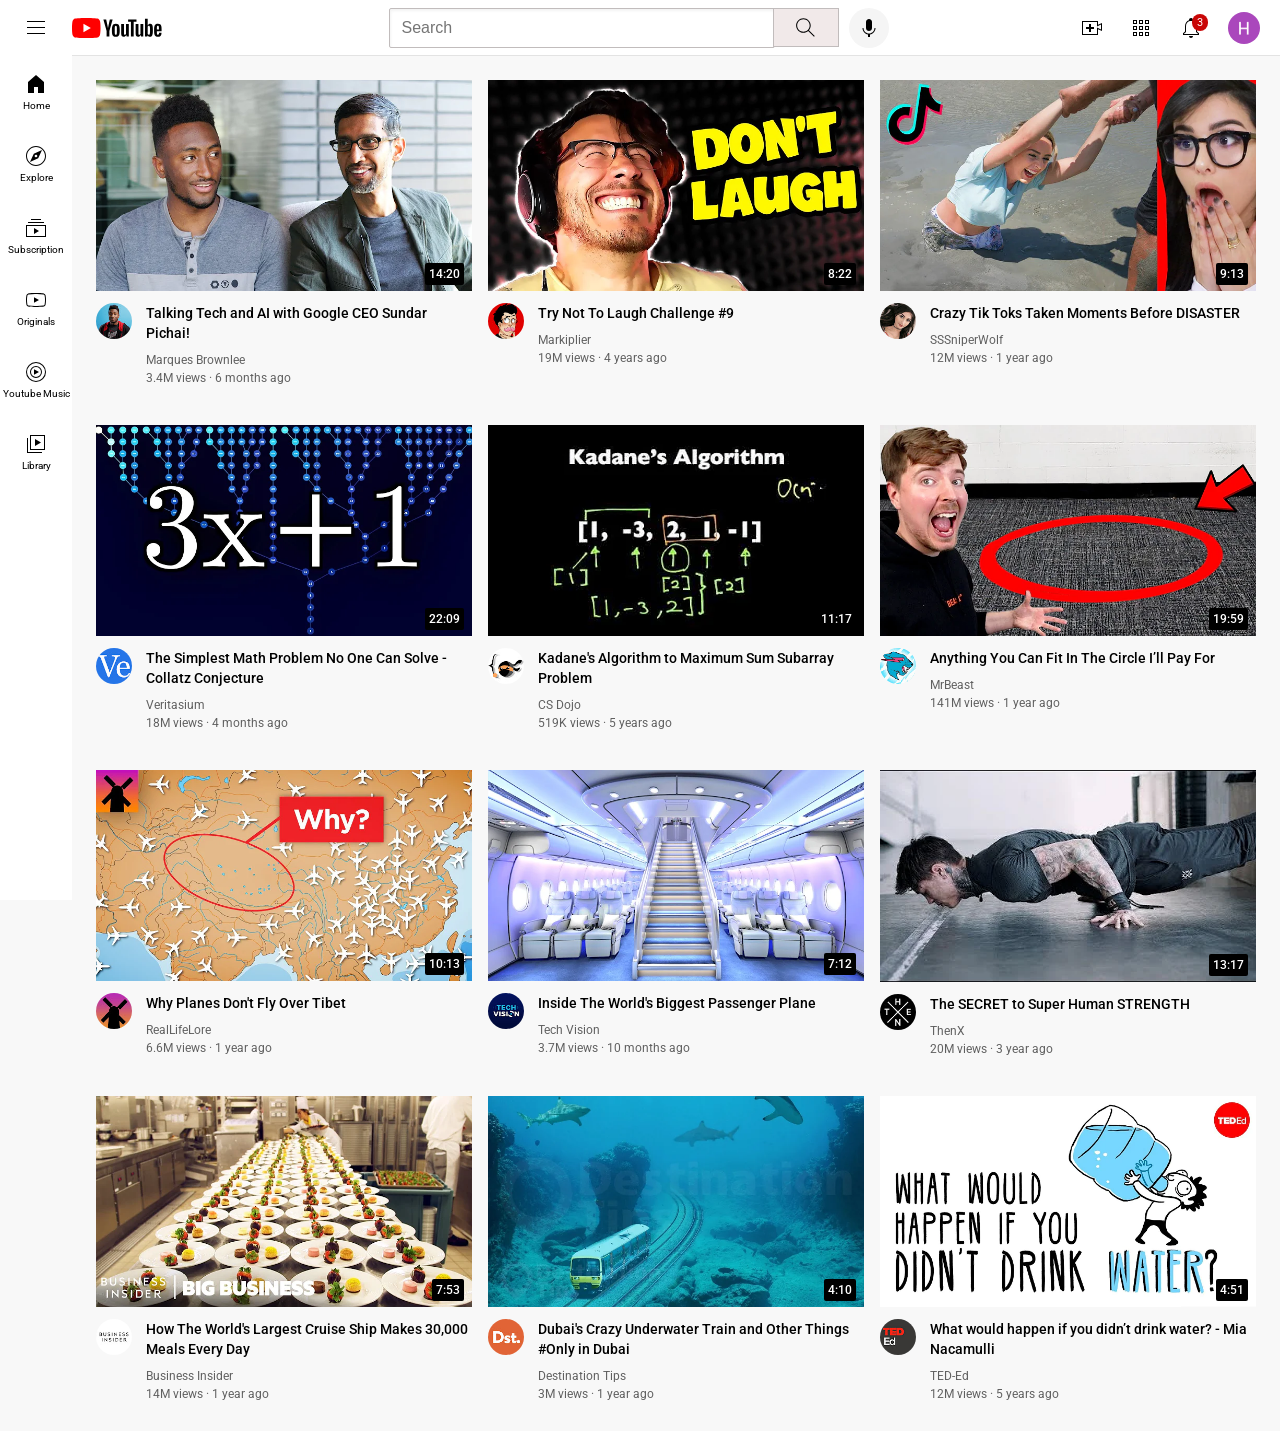
<file: index.html>
<!DOCTYPE html>
<html>
  <head>
    <title>Youtube Clone</title>
    <link rel="preconnect" href="https://fonts.googleapis.com">
    <link rel="preconnect" href="https://fonts.gstatic.com" crossorigin>
    <link href="https://fonts.googleapis.com/css2?family=Roboto:ital,wght@0,100..900;1,100..900&display=swap" rel="stylesheet">
    <link rel="stylesheet" href="styles/general.css">
    <link rel="stylesheet" href="styles/header.css">
    <link rel="stylesheet" href="styles/video.css">
    <link rel="stylesheet" href="styles/sidebar.css">
  </head>
  <body>
    <header class="header">
      <div class="left-section">
        <img class="hamburger-menu" src="icons/hamburger-menu.svg">
        <img class="youtube-logo" src="icons/youtube-logo.svg">
      </div>
      <div class="middle-section">
        <input class="search-box" type="text" placeholder="Search">
        <button class="search-button">
          <img class="search-icon" src="icons/search.svg">
          <div class="tooltip">Search</div>
        </button>
        <button class="voice-search-button">
          <img class="voice-search-icon" src="icons/voice-search-icon.svg">
          <div class="tooltip">Search with your voice</div>
        </button>
      </div>
      <div class="right-section">
        <div class="upload-icon-container">
          <img class="upload-icon" src="icons/upload.svg">
          <div class="tooltip">Create</div>
        </div>
        <div class="youtube-apps-icon-container">
          <img class="youtube-apps-icon" src="icons/youtube-apps.svg">
          <div class="tooltip">Youtube apps</div>
        </div>
        
        <div class="notification-icon-container">
          <img class="notification-icon" src="icons/notifications.svg">
          <div class="notification-count">3</div>
          <div class="tooltip">Youtube apps</div>
        </div>
        <img class="current-user-picture" src="icons/unnamed.jpg">
      </div>
      
    </header>

    <nav class="sidebar">
      <div class="sidebar-link">
        <img src="icons/home.svg">
        <div>Home</div>
      </div>
      <div class="sidebar-link">
        <img src="icons/explore.svg">
        <div>Explore</div>
      </div>
      <div class="sidebar-link">
        <img src="icons/subscriptions.svg">
        <div>Subscription</div>
      </div>
      <div class="sidebar-link">
        <img src="icons/originals.svg">
        <div>Originals</div>
      </div>
      <div class="sidebar-link">
        <img src="icons/youtube-music.svg">
        <div>Youtube Music</div>
      </div>
      <div class="sidebar-link">
        <img src="icons/library.svg">
        <div>Library</div>
      </div>
    </nav>
    
    <main>
      <section class="video-grid">

        <div class="video-preview">
  
          <div class="thumbnail-row">
            <img class="thumbnail" src="thumbnails/thumbnail-1.webp">
            <div class="video-time">14:20</div>
          </div>
          <div class="video-info-grid">
            <div class="channel-picture">
              <img class="profile-picture" src="channel-pictures/channel-1.jpeg">
            </div>
            <div class="video-info">
              <p class="video-title">Talking Tech and AI with Google CEO Sundar Pichai!</p>
              <p class="video-author">Marques Brownlee</p>
              <p class="video-stats">3.4M views · 6 months ago</p>
            </div>
            
            
          </div>
    
          
          
        </div>
    
    
        <div class="video-preview">
    
          <div class="thumbnail-row">
            <img class="thumbnail" src="thumbnails/thumbnail-2.webp">
            <div class="video-time">8:22</div>
          </div>
          <div class="video-info-grid">
            <div class="channel-picture">
              <img class="profile-picture" src="channel-pictures/channel-2.jpeg">
            </div>
            <div class="video-info">
              <p class="video-title">
                Try Not To Laugh Challenge #9</p>
              <p class="video-author">Markiplier</p>
              <p class="video-stats">19M views · 4 years ago</p>
            </div>
            
            
          </div>
    
          
          
        </div>
    
    
        <div class="video-preview">
    
          <div class="thumbnail-row">
            <img class="thumbnail" src="thumbnails/thumbnail-3.webp">
            <div class="video-time">9:13</div>
          </div>
          <div class="video-info-grid">
            <div class="channel-picture">
              <img class="profile-picture" src="channel-pictures/channel-3.jpeg">
            </div>
            <div class="video-info">
              <p class="video-title">
                Crazy Tik Toks Taken Moments Before DISASTER</p>
              <p class="video-author">SSSniperWolf</p>
              <p class="video-stats">12M views · 1 year ago
  
              </p>
            </div>
            
            
          </div>
    
          
          
        </div>
    
    
        <div class="video-preview">
    
          <div class="thumbnail-row">
            <img class="thumbnail" src="thumbnails/thumbnail-4.webp">
            <div class="video-time">22:09</div>
          </div>
          <div class="video-info-grid">
            <div class="channel-picture">
              <img class="profile-picture" src="channel-pictures/channel-4.jpeg">
            </div>
            <div class="video-info">
              <p class="video-title">The Simplest Math Problem No One Can Solve - Collatz Conjecture</p>
              <p class="video-author">Veritasium</p>
              <p class="video-stats">18M views · 4 months ago</p>
            </div>
            
            
          </div>
    
          
          
        </div>
    
    
        <div class="video-preview">
    
          <div class="thumbnail-row">
            <img class="thumbnail" src="thumbnails/thumbnail-5.webp">
            <div class="video-time">11:17</div>
          </div>
          <div class="video-info-grid">
            <div class="channel-picture">
              <img class="profile-picture" src="channel-pictures/channel-5.jpeg">
            </div>
            <div class="video-info">
              <p class="video-title">Kadane's Algorithm to Maximum Sum Subarray Problem</p>
              <p class="video-author">CS Dojo</p>
              <p class="video-stats">519K views · 5 years ago</p>
            </div>
            
            
          </div>
    
          
          
        </div>
    
    
        <div class="video-preview">
    
          <div class="thumbnail-row">
            <img class="thumbnail" src="thumbnails/thumbnail-6.webp">
            <div class="video-time">19:59</div>
          </div>
          <div class="video-info-grid">
            <div class="channel-picture">
              <img class="profile-picture" src="channel-pictures/channel-6.jpeg">
            </div>
            <div class="video-info">
              <p class="video-title">Anything You Can Fit In The Circle I’ll Pay For</p>
              <p class="video-author">MrBeast</p>
              <p class="video-stats">141M views · 1 year ago</p>
            </div>
            
            
  
          </div>
    
          
          
        </div>


        <div class="video-preview">
  
          <div class="thumbnail-row">
            <img class="thumbnail" src="thumbnails/thumbnail-7.webp">
            <div class="video-time">10:13</div>
          </div>
          <div class="video-info-grid">
            <div class="channel-picture">
              <img class="profile-picture" src="channel-pictures/channel-7.jpeg">
            </div>
            <div class="video-info">
              <p class="video-title">Why Planes Don't Fly Over Tibet</p>
              <p class="video-author">RealLifeLore</p>
              <p class="video-stats">6.6M views · 1 year ago</p>
            </div>
            
            
          </div>
    
          
          
        </div>


        <div class="video-preview">
  
          <div class="thumbnail-row">
            <img class="thumbnail" src="thumbnails/thumbnail-8.webp">
            <div class="video-time">7:12</div>
          </div>
          <div class="video-info-grid">
            <div class="channel-picture">
              <img class="profile-picture" src="channel-pictures/channel-8.jpeg">
            </div>
            <div class="video-info">
              <p class="video-title">Inside The World's Biggest Passenger Plane</p>
              <p class="video-author">Tech Vision</p>
              <p class="video-stats">3.7M views · 10 months ago</p>
            </div>
            
            
          </div>
    
          
          
        </div>


        <div class="video-preview">
  
          <div class="thumbnail-row">
            <img class="thumbnail" src="thumbnails/thumbnail-9.webp">
            <div class="video-time">13:17</div>
          </div>
          <div class="video-info-grid">
            <div class="channel-picture">
              <img class="profile-picture" src="channel-pictures/channel-9.jpeg">
            </div>
            <div class="video-info">
              <p class="video-title">
                The SECRET to Super Human STRENGTH</p>
              <p class="video-author">ThenX</p>
              <p class="video-stats">20M views · 3 year ago</p>
            </div>
            
            
          </div>
    
          
          
        </div>


        <div class="video-preview">
  
          <div class="thumbnail-row">
            <img class="thumbnail" src="thumbnails/thumbnail-10.webp">
            <div class="video-time">7:53</div>
          </div>
          <div class="video-info-grid">
            <div class="channel-picture">
              <img class="profile-picture" src="channel-pictures/channel-10.jpeg">
            </div>
            <div class="video-info">
              <p class="video-title">How The World's Largest Cruise Ship Makes 30,000 Meals Every Day</p>
              <p class="video-author">Business Insider</p>
              <p class="video-stats">14M views · 1 year ago</p>
            </div>
            
            
          </div>
    
          
          
        </div>


        <div class="video-preview">
  
          <div class="thumbnail-row">
            <img class="thumbnail" src="thumbnails/thumbnail-11.webp">
            <div class="video-time">4:10</div>
          </div>
          <div class="video-info-grid">
            <div class="channel-picture">
              <img class="profile-picture" src="channel-pictures/channel-11.jpeg">
            </div>
            <div class="video-info">
              <p class="video-title">Dubai's Crazy Underwater Train and Other Things #Only in Dubai</p>
              <p class="video-author">Destination Tips</p>
              <p class="video-stats">3M views · 1 year ago</p>
            </div>
            
            
          </div>
    
          
          
        </div>


        <div class="video-preview">
  
          <div class="thumbnail-row">
            <img class="thumbnail" src="thumbnails/thumbnail-12.webp">
            <div class="video-time">4:51</div>
          </div>
          <div class="video-info-grid">
            <div class="channel-picture">
              <img class="profile-picture" src="channel-pictures/channel-12.jpeg">
            </div>
            <div class="video-info">
              <p class="video-title">What would happen if you didn’t drink water? - Mia Nacamulli</p>
              <p class="video-author">TED-Ed</p>
              <p class="video-stats">12M views · 5 years ago</p>
            </div>
            
            
          </div>
    
          
          
        </div>
  
      </section>
    </main>

   


  </body>
</html>
</file>
<file: styles/general.css>
body {
  font-family: Roboto, Arial;
  margin: 0;
  padding-top: 80px;
  padding-left: 96px;
  padding-right: 24px;
  padding-bottom: 30px;
  background-color: rgb(248, 248, 248);
}
p {
  margin: 0;
}
</file>
<file: styles/header.css>
.header {
  height: 55px;
  display: flex;
  flex-direction: row;
  justify-content: space-between;
  position: fixed;
  top: 0;
  left: 0;
  right: 0;
  border-bottom-width: 1px;
  border-bottom-style: solid;
  border-bottom-color: rgb(227, 227, 227);
  background-color: white;
  z-index: 100;
}
.left-section {
  display: flex;
  align-items: center;
}
.hamburger-menu {
  height: 24px;
  margin: 0 24px;
}
.youtube-logo {
  height: 20px;
}
.middle-section {
  flex: 1;
  margin-left: 70px;
  margin-right: 35px;
  max-width: 500px;
  display: flex;
  align-items: center; 
}
.search-box {
 flex: 1;
 height: 36px;
 font-size: 16px;
 border: 1px solid rgb(193, 188, 188);
 border-radius: 2px;
 box-shadow: inset 1px 2px 3px rgba(0, 0, 0, 0.05); 
 width: 0;
}
.search-box::placeholder{
  font-size: 16px;
  padding-left: 10px;
}
.search-button {
  height: 39px;
  width: 66px;
  background-color: rgb(241, 233, 233);
  border: 1px solid rgb(193, 188, 188);
  margin-left: -2px;
  margin-right: 10px;
}
.search-button, 
.voice-search-button,
.upload-icon-container,
.youtube-apps-icon-container,
.notification-icon-container {
  position: relative;
  display: flex;
  justify-content: center;
  align-items: center;
}
.search-button .tooltip,
.voice-search-button .tooltip,
.upload-icon-container .tooltip,
.youtube-apps-icon-container .tooltip,
.notification-icon-container .tooltip {
  position: absolute;
  background-color: gray;
  color: white;
  padding: 4px 8px;
  border-radius: 2px;
  font-size: 12px;
  bottom: -30px;
  opacity: 0;
  transition: opacity 0.15s;
  pointer-events: none;
  white-space: nowrap;
}
.search-button:hover .tooltip,
.voice-search-button:hover .tooltip,
.upload-icon-container:hover .tooltip,
.youtube-apps-icon-container:hover .tooltip,
.notification-icon-container:hover .tooltip{
  opacity: 1;
}


.voice-search-button {
  height: 40px;
  width: 40px;
  border-radius: 20px;
  border: none;
  background-color: rgb(245, 245, 245);  
}
.search-icon {
  height: 25px; 
}
.voice-search-icon {
  height: 24px;
}
.right-section {
  width: 180px;
  display: flex;
  align-items: center;
  justify-content: space-between;
  margin-right: 20px;
  flex-shrink: 0;
}
.upload-icon {
  height: 24px;
}
.youtube-apps-icon {
  height: 24px;
}
.notification-icon {
  height: 24px;
}
.notification-icon-container {
  position: relative;
}
.notification-count {
  position: absolute;
  top: -2px;
  right: -5px;
  background-color: rgb(201, 7, 7);
  color: white;
  font-size: 11px;
  padding: 2px 5px;
  border-radius: 10px; 
}
.current-user-picture {
  height: 32px;
  border-radius: 16px;
  cursor: pointer;
}
</file>
<file: styles/video.css>
.thumbnail {
  width: 100%;
}
.video-title {
 margin: 0;
 font-size: 14px;
 font-weight: 500;
 line-height: 20px;
 margin-bottom: 10px;
}
.profile-picture {
  width: 36px;
  border-radius: 40px;
}
.thumbnail-row {
  margin-bottom: 8px;
  position: relative;
}
.video-author, .video-stats {
  font-size: 12px;
  color: rgb(96, 96, 96)
}
.video-author {
  margin-bottom: 4px;
}
.video-info-grid {
  display: grid;
  grid-template-columns: 50px 1fr;
}
.video-grid {
  display: grid;
  grid-template-columns: 1fr 1fr 1fr;
  column-gap: 16px;
  row-gap: 40px;
}
@media (max-width: 750px){
  .video-grid {
    grid-template-columns: 1fr 1fr;
  }
}
@media (min-width: 751px) and (max-width: 999px){
  .video-grid {
    grid-template-columns: 1fr 1fr 1fr;
  }
}


.video-time {
  background-color: black;
  color: white;
  position: absolute;
  bottom: 10px;
  right: 8px;
  font-size: 12px;
  font-weight: 500;
  padding: 4px 4px;
  border-radius: 2px;
}
</file>
<file: styles/sidebar.css>
.sidebar {
  position: fixed;
  left: 0;
  bottom: 0;
  top: 55px;
  background-color: white;
  width: 72px;
  z-index: 200;
}
.sidebar-link {
  height: 72px;
  display: flex;
  justify-content: center;
  align-items: center;
  flex-direction: column;
  cursor: pointer;
  border-radius: 10px;
}
.sidebar-link:hover {
  background-color: lightgray;
}
.sidebar img {
  height: 24px;
  margin-bottom: 4px;
}
.sidebar-link div {
  font-size: 10px;
}
</file>
